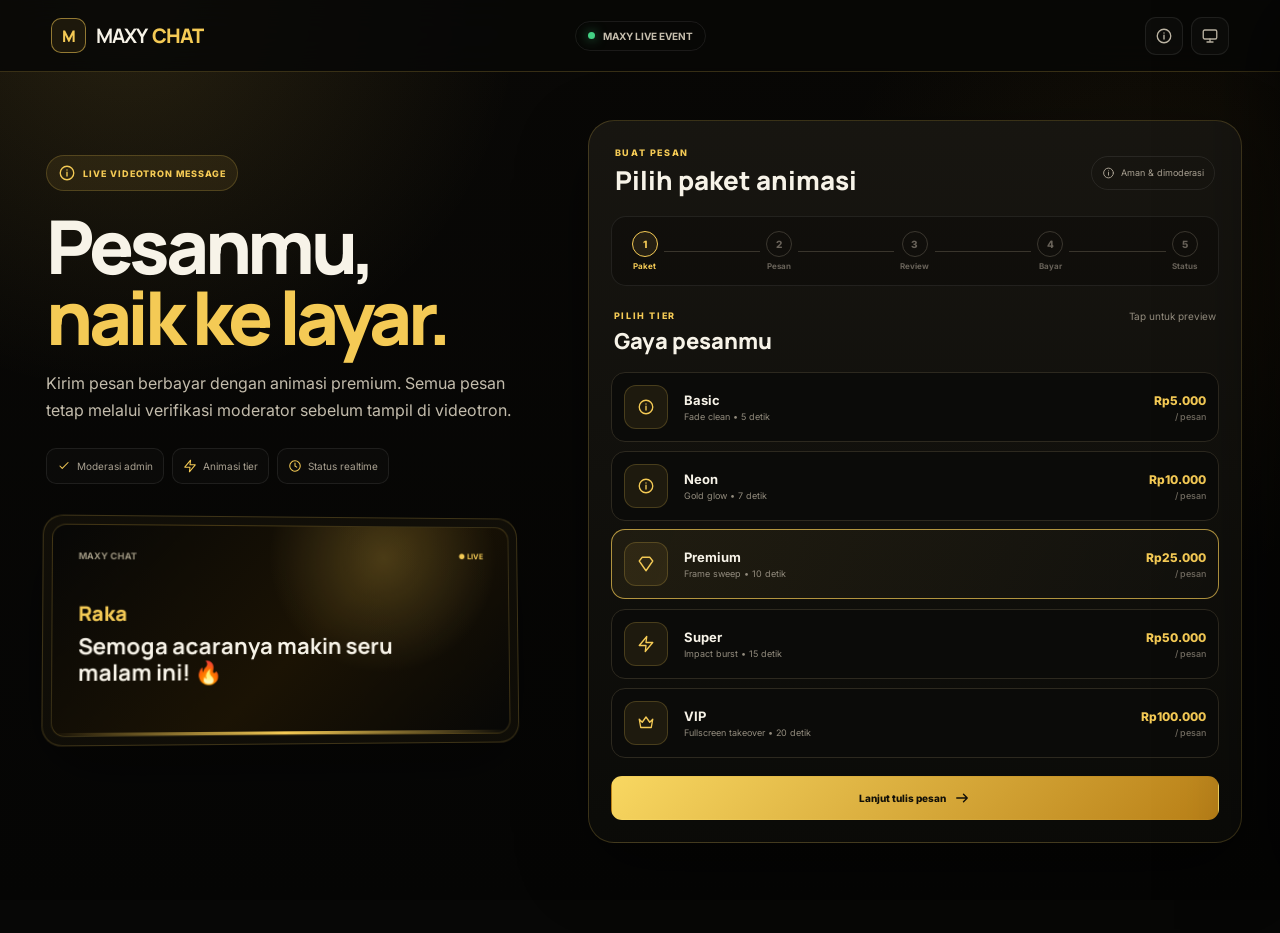
<file: index.html>
<!doctype html>
<html lang="id">
<head>
  <meta charset="utf-8">
  <meta name="viewport" content="width=device-width,initial-scale=1,viewport-fit=cover">
  <meta name="theme-color" content="#090806">
  <title>MAXY CHAT — Kirim Pesan ke Videotron</title>
  <link rel="stylesheet" href="styles.css">
</head>
<body data-page="user">
  <div class="app-bg"></div>
  <header class="app-topbar">
    <a class="brand-lockup" href="index.html" aria-label="MAXY CHAT">
      <span class="brand-mark">M</span><span><b>MAXY</b><em>CHAT</em></span>
    </a>
    <div class="event-chip"><span class="dot-live"></span><span id="eventNameTop">MAXY LIVE EVENT</span></div>
    <div class="top-actions">
      <button class="icon-btn" id="openHistory" title="Riwayat pesanan"><span data-icon="history"></span></button>
      <a class="icon-btn desktop-only" href="display.html" title="Buka display"><span data-icon="monitor"></span></a>
    </div>
  </header>

  <main class="user-app-shell">
    <section class="user-hero">
      <div class="hero-badge"><span data-icon="sparkles"></span> LIVE VIDEOTRON MESSAGE</div>
      <h1>Pesanmu,<br><span>naik ke layar.</span></h1>
      <p>Kirim pesan berbayar dengan animasi premium. Semua pesan tetap melalui verifikasi moderator sebelum tampil di videotron.</p>
      <div class="hero-feature-row">
        <span><i data-icon="shield-check"></i> Moderasi admin</span>
        <span><i data-icon="zap"></i> Animasi tier</span>
        <span><i data-icon="clock"></i> Status realtime</span>
      </div>
      <div class="mini-display-card">
        <div class="mini-screen">
          <div class="mini-screen-top"><span>MAXY CHAT</span><small>● LIVE</small></div>
          <strong id="miniName">Raka</strong>
          <p id="miniMessage">Semoga acaranya makin seru malam ini! 🔥</p>
          <div class="mini-wave"></div>
        </div>
      </div>
    </section>

    <section class="flow-app-card">
      <div class="flow-head">
        <div><small class="eyebrow">BUAT PESAN</small><h2 id="stepTitle">Pilih paket animasi</h2></div>
        <span class="secure-pill"><i data-icon="lock"></i> Aman & dimoderasi</span>
      </div>

      <div class="stepper" id="stepper">
        <button class="step-dot active" data-goto="1"><span>1</span><b>Paket</b></button><i></i>
        <button class="step-dot" data-goto="2"><span>2</span><b>Pesan</b></button><i></i>
        <button class="step-dot" data-goto="3"><span>3</span><b>Review</b></button><i></i>
        <button class="step-dot" data-goto="4"><span>4</span><b>Bayar</b></button><i></i>
        <button class="step-dot" data-goto="5"><span>5</span><b>Status</b></button>
      </div>

      <section class="flow-step active" data-step="1">
        <div class="section-title-row"><div><span class="eyebrow">PILIH TIER</span><h3>Gaya pesanmu</h3></div><span class="muted">Tap untuk preview</span></div>
        <div class="package-grid" id="packages"></div>
        <button class="primary-btn full" data-next="2">Lanjut tulis pesan <i data-icon="arrow-right"></i></button>
      </section>

      <section class="flow-step" data-step="2">
        <div class="section-title-row"><div><span class="eyebrow">ISI PESAN</span><h3>Nama & pesan</h3></div><span class="char-counter"><b id="charCount">0</b>/200</span></div>
        <div class="field"><label for="sender">Nama pengirim</label><div class="input-wrap sender-input"><span class="fixed-user-icon" aria-hidden="true"><svg viewBox="0 0 24 24"><circle cx="12" cy="8" r="4"></circle><path d="M4 21a8 8 0 0 1 16 0"></path></svg></span><input id="sender" maxlength="30" placeholder="Contoh: Raka"></div></div>
        <div class="field"><label for="message">Pesan</label><div class="textarea-wrap"><textarea id="message" maxlength="200" rows="4" placeholder="Tulis pesan yang ingin ditampilkan di videotron..."></textarea></div></div>
        <div class="preview-stage" id="previewStage"><span class="preview-label">LIVE PREVIEW</span><div class="preview-message-card" id="previewCard"><strong id="previewName">Nama kamu</strong><p id="previewMessage">Pesan akan muncul di sini.</p><small id="previewPackage">PREMIUM • 10 DETIK</small></div></div>
        <div class="button-pair"><button class="secondary-btn" data-back="1"><i data-icon="arrow-left"></i> Kembali</button><button class="primary-btn" data-next="3">Review pesan <i data-icon="arrow-right"></i></button></div>
      </section>

      <section class="flow-step" data-step="3">
        <div class="section-title-row"><div><span class="eyebrow">REVIEW</span><h3>Pastikan semuanya benar</h3></div></div>
        <div class="review-summary" id="reviewSummary"></div>
        <div class="rules-card"><div class="rules-icon"><i data-icon="shield-alert"></i></div><div><strong>Semua pesan wajib diverifikasi admin.</strong><p>Pesan dapat ditolak bila mengandung pornografi, ancaman, ujaran kebencian, diskriminasi, data pribadi orang lain, spam, promosi tanpa izin, konten ilegal, atau materi yang tidak sesuai acara.</p></div></div>
        <label class="agree-row"><input id="terms" type="checkbox"><span><b>Saya setuju dengan ketentuan.</b> Saya memahami pembayaran tidak otomatis menjamin pesan ditayangkan. Jika ditolak, saya dapat mengajukan refund yang diproses manual oleh admin.</span></label>
        <div class="button-pair"><button class="secondary-btn" data-back="2"><i data-icon="arrow-left"></i> Edit pesan</button><button class="primary-btn" data-next="4">Lanjut pembayaran <i data-icon="wallet"></i></button></div>
      </section>

      <section class="flow-step" data-step="4">
        <div class="payment-shell">
          <div class="payment-summary"><span class="eyebrow">PEMBAYARAN</span><h3>Scan QRIS</h3><div class="pay-line"><span>Paket</span><b id="payPackage">Premium</b></div><div class="pay-line"><span>Durasi</span><b id="payDuration">10 detik</b></div><div class="pay-line total"><span>Total</span><b id="payPrice">Rp25.000</b></div><div class="order-note"><i data-icon="info"></i> Prototype ini memakai pembayaran demo. Payment gateway asli bisa dipasang setelah credential tersedia.</div></div>
          <div class="qr-panel"><div class="qr-art" aria-label="QRIS demo"><div class="qr-inner"></div></div><strong>QRIS DEMO</strong><span>Order dibuat saat pembayaran disimulasikan.</span></div>
        </div>
        <div class="button-pair"><button class="secondary-btn" data-back="3"><i data-icon="arrow-left"></i> Kembali</button><button class="primary-btn" id="simulatePay"><i data-icon="check-circle"></i> Simulasikan pembayaran berhasil</button></div>
      </section>

      <section class="flow-step" data-step="5">
        <div class="status-hero-card" id="statusHero"><div class="status-orb" id="statusOrb"><i data-icon="clock"></i></div><span class="eyebrow">STATUS ORDER</span><h3 id="statusTitle">Menunggu moderasi</h3><p id="statusDescription">Pembayaran berhasil. Pesan sedang diperiksa admin.</p><code id="statusOrderId">-</code></div>
        <div class="status-timeline" id="statusTimeline"></div>
        <div class="status-actions"><button class="secondary-btn" id="copyOrder"><i data-icon="copy"></i> Salin Order ID</button><button class="secondary-btn hidden" id="requestRefund"><i data-icon="rotate-ccw"></i> Ajukan refund</button><button class="primary-btn" id="newMessage"><i data-icon="plus"></i> Pesan baru</button></div>
      </section>
    </section>
  </main>

  <nav class="mobile-bottom-nav"><button class="active"><i data-icon="message-square"></i><span>Kirim</span></button><button id="mobileHistory"><i data-icon="history"></i><span>Riwayat</span></button><a href="display.html"><i data-icon="monitor"></i><span>Display</span></a></nav>
  <div class="drawer-backdrop" id="drawerBackdrop"></div>
  <aside class="history-drawer" id="historyDrawer"><div class="drawer-head"><div><span class="eyebrow">RIWAYAT</span><h3>Pesanan saya</h3></div><button class="icon-btn" id="closeHistory"><span data-icon="x"></span></button></div><div id="historyList" class="history-list"></div></aside>
  <div class="toast" id="toast"></div>
  <script src="app.js"></script>
</body>
</html>
</file>
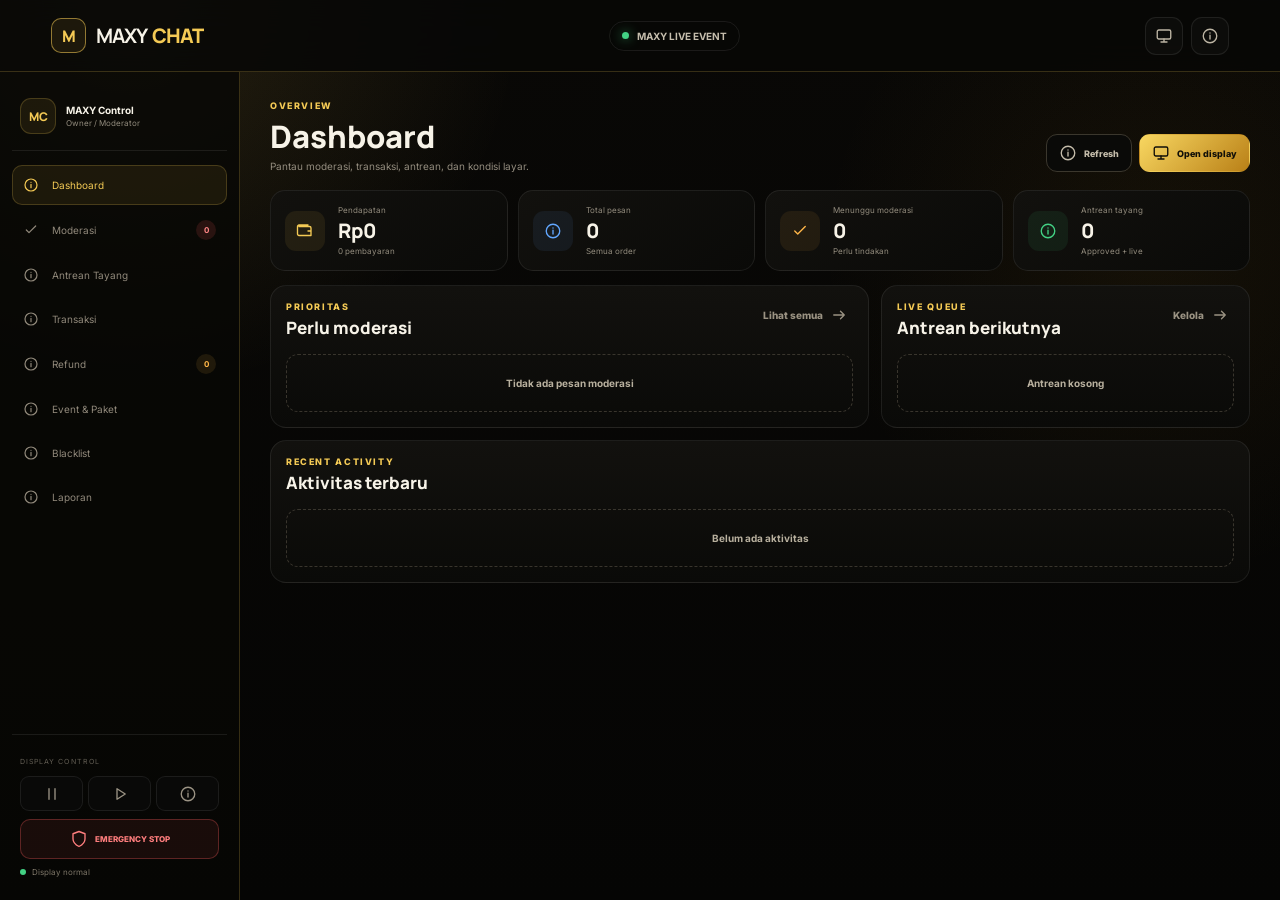
<file: admin.html>
<!doctype html>
<html lang="id">
<head>
  <meta charset="utf-8"><meta name="viewport" content="width=device-width,initial-scale=1,viewport-fit=cover"><meta name="theme-color" content="#090806">
  <title>MAXY CHAT — Admin Control Center</title><link rel="stylesheet" href="styles.css">
</head>
<body data-page="admin">
  <div class="app-bg"></div>
  <header class="app-topbar admin-topbar">
    <button class="icon-btn mobile-only" id="toggleSidebar"><span data-icon="menu"></span></button>
    <a class="brand-lockup" href="index.html"><span class="brand-mark">M</span><span><b>MAXY</b><em>CHAT</em></span></a>
    <div class="admin-event-label"><span class="dot-live"></span><span id="adminEventName">MAXY LIVE EVENT</span></div>
    <div class="top-actions"><a class="icon-btn" href="display.html" title="Buka display"><span data-icon="monitor"></span></a><button class="icon-btn" id="seedDemo" title="Isi data demo"><span data-icon="sparkles"></span></button></div>
  </header>

  <div class="admin-app">
    <aside class="admin-sidebar" id="adminSidebar">
      <div class="sidebar-profile"><div class="avatar-admin">MC</div><div><strong>MAXY Control</strong><span>Owner / Moderator</span></div></div>
      <nav class="sidebar-nav" id="sidebarNav">
        <button class="active" data-tab="dashboard"><i data-icon="layout-dashboard"></i><span>Dashboard</span></button>
        <button data-tab="moderation"><i data-icon="shield-check"></i><span>Moderasi</span><b class="nav-badge" id="navPending">0</b></button>
        <button data-tab="queue"><i data-icon="list-ordered"></i><span>Antrean Tayang</span></button>
        <button data-tab="transactions"><i data-icon="receipt"></i><span>Transaksi</span></button>
        <button data-tab="refunds"><i data-icon="rotate-ccw"></i><span>Refund</span><b class="nav-badge amber" id="navRefunds">0</b></button>
        <button data-tab="settings"><i data-icon="settings"></i><span>Event & Paket</span></button>
        <button data-tab="blacklist"><i data-icon="ban"></i><span>Blacklist</span></button>
        <button data-tab="reports"><i data-icon="chart-column"></i><span>Laporan</span></button>
      </nav>
      <div class="sidebar-safety">
        <span>DISPLAY CONTROL</span>
        <div class="safety-grid"><button id="pauseDisplay" title="Pause"><i data-icon="pause"></i></button><button id="resumeDisplay" title="Resume"><i data-icon="play"></i></button><button id="clearCurrent" title="Clear current"><i data-icon="eraser"></i></button></div>
        <button class="emergency-btn" id="emergencyStop"><i data-icon="octagon-alert"></i> EMERGENCY STOP</button>
        <div class="display-health" id="displayHealth"><span></span> Display normal</div>
      </div>
    </aside>

    <main class="admin-main-v2">
      <section class="admin-tab active" data-panel="dashboard">
        <div class="page-head"><div><span class="eyebrow">OVERVIEW</span><h1>Dashboard</h1><p>Pantau moderasi, transaksi, antrean, dan kondisi layar.</p></div><div class="page-head-actions"><button class="secondary-btn small" id="refreshDashboard"><i data-icon="refresh-cw"></i> Refresh</button><a class="primary-btn small" href="display.html"><i data-icon="monitor"></i> Open display</a></div></div>
        <div class="metrics-grid">
          <article><span class="metric-icon gold"><i data-icon="wallet"></i></span><div><small>Pendapatan</small><strong id="metricRevenue">Rp0</strong><em id="metricPaidCount">0 pembayaran</em></div></article>
          <article><span class="metric-icon blue"><i data-icon="message-square"></i></span><div><small>Total pesan</small><strong id="metricMessages">0</strong><em>Semua order</em></div></article>
          <article><span class="metric-icon amber"><i data-icon="shield-check"></i></span><div><small>Menunggu moderasi</small><strong id="metricPending">0</strong><em>Perlu tindakan</em></div></article>
          <article><span class="metric-icon green"><i data-icon="radio"></i></span><div><small>Antrean tayang</small><strong id="metricQueue">0</strong><em>Approved + live</em></div></article>
        </div>
        <div class="dashboard-grid">
          <section class="panel-card"><div class="panel-head"><div><span class="eyebrow">PRIORITAS</span><h3>Perlu moderasi</h3></div><button class="text-btn" data-open-tab="moderation">Lihat semua <i data-icon="arrow-right"></i></button></div><div id="dashboardModeration"></div></section>
          <section class="panel-card"><div class="panel-head"><div><span class="eyebrow">LIVE QUEUE</span><h3>Antrean berikutnya</h3></div><button class="text-btn" data-open-tab="queue">Kelola <i data-icon="arrow-right"></i></button></div><div id="dashboardQueue"></div></section>
        </div>
        <section class="panel-card"><div class="panel-head"><div><span class="eyebrow">RECENT ACTIVITY</span><h3>Aktivitas terbaru</h3></div></div><div id="activityList" class="activity-list"></div></section>
      </section>

      <section class="admin-tab" data-panel="moderation">
        <div class="page-head"><div><span class="eyebrow">MODERATION</span><h1>Moderasi Pesan</h1><p>Hanya pesan yang disetujui yang bisa masuk antrean videotron.</p></div></div>
        <div class="toolbar"><div class="search-box"><i data-icon="search"></i><input id="moderationSearch" placeholder="Cari nama, pesan, atau Order ID..."></div><select id="moderationFilter"><option value="all">Semua</option><option value="flagged">Flagged otomatis</option><option value="clean">Tidak ter-flag</option></select></div>
        <div id="moderationList" class="moderation-grid"></div>
      </section>

      <section class="admin-tab" data-panel="queue">
        <div class="page-head"><div><span class="eyebrow">LIVE QUEUE</span><h1>Antrean Tayang</h1><p>Atur urutan pesan approved sebelum masuk ke videotron.</p></div></div>
        <div class="queue-board"><div class="now-playing-card" id="nowPlaying"></div><div class="panel-card"><div class="panel-head"><div><span class="eyebrow">UP NEXT</span><h3>Antrean</h3></div></div><div id="queueManager"></div></div></div>
      </section>

      <section class="admin-tab" data-panel="transactions">
        <div class="page-head"><div><span class="eyebrow">FINANCE</span><h1>Transaksi</h1><p>Daftar seluruh pembayaran demo MAXY CHAT.</p></div></div>
        <div class="table-card"><div class="table-scroll"><table><thead><tr><th>Order</th><th>Pengirim</th><th>Paket</th><th>Nominal</th><th>Status pesan</th><th>Waktu</th></tr></thead><tbody id="transactionRows"></tbody></table></div></div>
      </section>

      <section class="admin-tab" data-panel="refunds">
        <div class="page-head"><div><span class="eyebrow">REFUND MANAGEMENT</span><h1>Permintaan Refund</h1><p>Pengembalian dana diproses manual setelah admin meninjau permintaan.</p></div></div>
        <div id="refundList" class="refund-grid"></div>
      </section>

      <section class="admin-tab" data-panel="settings">
        <div class="page-head"><div><span class="eyebrow">CONFIGURATION</span><h1>Event & Paket</h1><p>Ubah identitas event, kontak admin, harga, dan durasi paket.</p></div></div>
        <div class="settings-grid">
          <section class="panel-card"><div class="panel-head"><div><span class="eyebrow">EVENT</span><h3>Informasi event</h3></div></div><div class="field"><label>Nama event</label><div class="input-wrap"><i data-icon="calendar-days"></i><input id="settingEventName"></div></div><div class="field"><label>Hashtag</label><div class="input-wrap"><i data-icon="hash"></i><input id="settingHashtag"></div></div><div class="field"><label>WhatsApp admin</label><div class="input-wrap"><i data-icon="phone"></i><input id="settingWhatsapp" placeholder="628..."></div></div><button class="primary-btn" id="saveEventSettings"><i data-icon="save"></i> Simpan event</button></section>
          <section class="panel-card"><div class="panel-head"><div><span class="eyebrow">PACKAGES</span><h3>Harga & durasi</h3></div></div><div id="packageSettings" class="package-settings"></div><button class="primary-btn" id="savePackageSettings"><i data-icon="save"></i> Simpan paket</button></section>
        </div>
      </section>

      <section class="admin-tab" data-panel="blacklist">
        <div class="page-head"><div><span class="eyebrow">AUTOMATIC FLAG</span><h1>Blacklist Kata</h1><p>Kata di daftar ini hanya memberi tanda FLAGGED. Keputusan akhir tetap pada moderator.</p></div></div>
        <div class="settings-grid"><section class="panel-card"><div class="field"><label>Tambah kata / frasa</label><div class="input-action"><div class="input-wrap"><i data-icon="ban"></i><input id="blacklistInput" placeholder="Contoh: kata terlarang"></div><button class="primary-btn small" id="addBlacklist">Tambah</button></div></div><div id="blacklistChips" class="blacklist-chips"></div></section><section class="panel-card info-panel"><i data-icon="info"></i><h3>Cara kerja</h3><p>Saat pesan masuk, sistem mencocokkan isi pesan dengan blacklist. Jika ada kecocokan, order diberi label <b>FLAGGED</b> agar moderator lebih waspada. Pesan tidak pernah otomatis ditayangkan.</p></section></div>
      </section>

      <section class="admin-tab" data-panel="reports">
        <div class="page-head"><div><span class="eyebrow">ANALYTICS</span><h1>Laporan</h1><p>Ringkasan performa order dan paket.</p></div></div>
        <div id="reportCards" class="report-grid"></div>
        <section class="panel-card"><div class="panel-head"><div><span class="eyebrow">PACKAGE MIX</span><h3>Distribusi paket</h3></div></div><div id="packageBars" class="package-bars"></div></section>
      </section>
    </main>
  </div>

  <div class="modal-backdrop" id="modalBackdrop"><div class="modal-card" id="modalCard"></div></div>
  <div class="toast" id="toast"></div>
  <script src="app.js"></script>
</body>
</html>
</file>
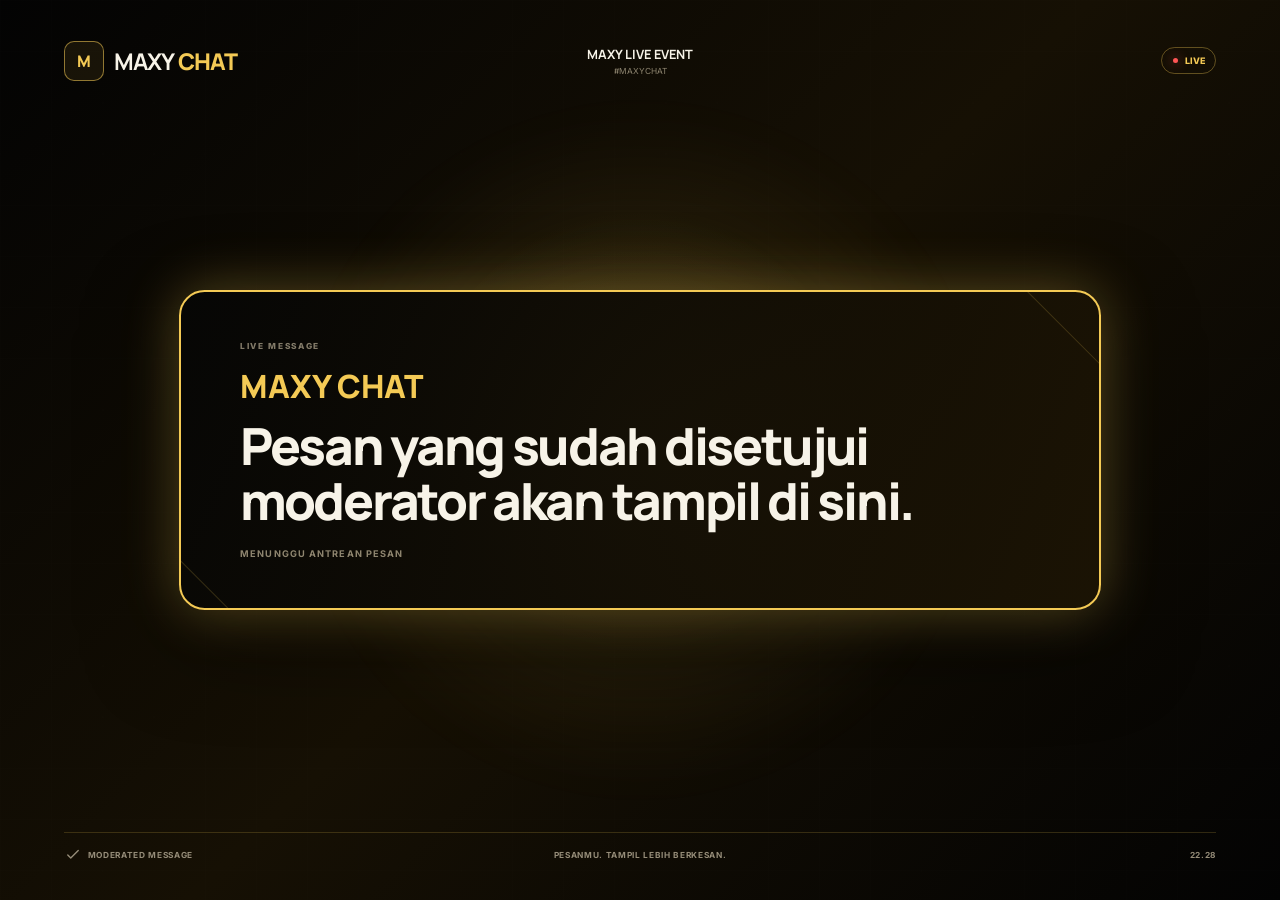
<file: display.html>
<!doctype html>
<html lang="id">
<head>
  <meta charset="utf-8"><meta name="viewport" content="width=device-width,initial-scale=1"><meta name="theme-color" content="#000000">
  <title>MAXY CHAT — Videotron Display</title><link rel="stylesheet" href="styles.css">
</head>
<body data-page="display" class="display-body">
  <main class="stage" id="displayStage">
    <div class="stage-grid"></div><div class="stage-glow"></div>
    <header class="stage-head">
      <div class="brand-lockup display-brand"><span class="brand-mark">M</span><span><b>MAXY</b><em>CHAT</em></span></div>
      <div class="stage-event"><strong id="displayEventName">MAXY LIVE EVENT</strong><span id="displayHashtag">#MAXYCHAT</span></div>
      <div class="live-pill"><span></span> LIVE</div>
    </header>
    <section class="message-frame tier-idle" id="messageFrame">
      <div class="message-kicker" id="messageKicker">LIVE MESSAGE</div>
      <div class="display-name" id="displayName">MAXY CHAT</div>
      <div class="display-text" id="displayText">Pesan yang sudah disetujui moderator akan tampil di sini.</div>
      <div class="display-meta" id="displayMeta">MENUNGGU ANTREAN PESAN</div>
      <div class="frame-deco frame-deco-a"></div><div class="frame-deco frame-deco-b"></div>
    </section>
    <footer class="stage-foot"><span id="displayStatusText"><i data-icon="shield-check"></i> MODERATED MESSAGE</span><span>PESANMU. TAMPIL LEBIH BERKESAN.</span><span id="clock">--:--</span></footer>
    <div class="paused-layer" id="pausedLayer"><div class="pause-logo">M</div><strong>MAXY CHAT</strong><span>Display sementara dijeda oleh operator.</span></div>
    <div class="stop-layer" id="stopLayer"><div class="stop-mark"><i data-icon="octagon-alert"></i></div><strong>MAXY CHAT</strong><span>Emergency stop aktif.</span></div>
  </main>
  <script src="app.js"></script>
</body>
</html>
</file>
<file: styles.css>
@import url('https://fonts.googleapis.com/css2?family=Inter:wght@400;500;600;700;800&family=Manrope:wght@600;700;800&display=swap');
:root{--bg:#070706;--panel:#11100d;--panel2:#181610;--text:#f7f3e8;--muted:#938c7e;--gold:#f4ca55;--gold2:#b88319;--line:rgba(244,202,85,.2);--line2:rgba(255,255,255,.08);--green:#43d184;--red:#ff5c5c;--amber:#ffb648;--blue:#62a7ff;--shadow:0 24px 70px rgba(0,0,0,.45)}
*{box-sizing:border-box}html{scroll-behavior:smooth}body{margin:0;min-height:100vh;background:var(--bg);color:var(--text);font-family:Inter,system-ui,sans-serif}button,input,textarea,select{font:inherit}a{text-decoration:none;color:inherit}.hidden{display:none!important}.mobile-only{display:none!important}.desktop-only{display:grid!important}.app-bg{position:fixed;inset:0;z-index:-2;background:radial-gradient(circle at 10% 0,rgba(244,202,85,.13),transparent 27%),radial-gradient(circle at 90% 28%,rgba(184,131,25,.08),transparent 25%),linear-gradient(180deg,#090806,#050504)}.app-bg:after{content:"";position:absolute;inset:0;opacity:.08;background-image:linear-gradient(rgba(255,255,255,.05) 1px,transparent 1px),linear-gradient(90deg,rgba(255,255,255,.05) 1px,transparent 1px);background-size:42px 42px;mask-image:linear-gradient(#000,transparent 80%)}.icon{width:18px;height:18px;display:block;fill:none;stroke:currentColor;stroke-width:1.8;stroke-linecap:round;stroke-linejoin:round}
.app-topbar{height:72px;display:grid;grid-template-columns:1fr auto 1fr;align-items:center;padding:0 clamp(16px,4vw,54px);border-bottom:1px solid var(--line);background:rgba(8,8,6,.86);backdrop-filter:blur(18px);position:sticky;top:0;z-index:60}.brand-lockup{display:flex;align-items:center;gap:10px;width:max-content;font-family:Manrope}.brand-mark{width:35px;height:35px;display:grid;place-items:center;border:1px solid rgba(244,202,85,.55);border-radius:10px;background:rgba(244,202,85,.08);color:var(--gold);font-weight:800}.brand-lockup>span:last-child{display:flex;gap:5px;font-size:20px;letter-spacing:-.05em}.brand-lockup em{font-style:normal;color:var(--gold);font-weight:800}.event-chip,.admin-event-label{justify-self:center;display:flex;align-items:center;gap:8px;border:1px solid var(--line2);border-radius:999px;padding:8px 12px;color:#c6bead;font-size:10px;font-weight:700}.dot-live{width:7px;height:7px;border-radius:50%;background:var(--green);box-shadow:0 0 12px rgba(67,209,132,.7)}.top-actions{justify-self:end;display:flex;gap:8px}.icon-btn{width:38px;height:38px;display:grid;place-items:center;border:1px solid var(--line2);border-radius:11px;background:rgba(255,255,255,.025);color:#bdb5a4;cursor:pointer}.icon-btn:hover{color:var(--gold);border-color:var(--line);background:rgba(244,202,85,.08)}
.user-app-shell{width:min(1220px,94vw);margin:auto;display:grid;grid-template-columns:.86fr 1.14fr;gap:56px;padding:48px 0 90px}.user-hero{position:sticky;top:106px;height:max-content;padding:35px 8px}.hero-badge{display:inline-flex;align-items:center;gap:7px;padding:8px 11px;border:1px solid var(--line);border-radius:999px;background:rgba(244,202,85,.08);color:var(--gold);font-size:9px;font-weight:800;letter-spacing:.1em}.user-hero h1{font:800 clamp(48px,5.8vw,78px)/.95 Manrope;margin:20px 0 18px;letter-spacing:-.06em}.user-hero h1 span{color:var(--gold)}.user-hero>p{max-width:560px;color:#c3bcac;font-size:16px;line-height:1.7}.hero-feature-row{display:flex;gap:8px;flex-wrap:wrap;margin:24px 0}.hero-feature-row span{display:flex;align-items:center;gap:6px;padding:8px 10px;border:1px solid var(--line2);border-radius:10px;color:#aaa292;font-size:10px;background:rgba(255,255,255,.02)}.hero-feature-row .icon{width:14px;color:var(--gold)}
.mini-display-card{margin-top:32px;padding:8px;border:1px solid var(--line);border-radius:20px;background:rgba(244,202,85,.04);box-shadow:var(--shadow);transform:perspective(900px) rotateY(4deg) rotateX(2deg)}.mini-screen{height:210px;position:relative;overflow:hidden;padding:25px;border-radius:14px;background:radial-gradient(circle at 72% 15%,rgba(244,202,85,.22),transparent 31%),linear-gradient(135deg,#070706,#1b1304 55%,#070706);border:1px solid rgba(244,202,85,.2)}.mini-screen:before{content:"";position:absolute;inset:0;background:linear-gradient(105deg,transparent 25%,rgba(255,230,150,.12) 45%,transparent 65%);transform:translateX(-100%);animation:sweepMini 4s infinite}.mini-screen-top{display:flex;justify-content:space-between;color:#9c947f;font-size:9px;font-weight:700}.mini-screen-top small{color:var(--gold)}.mini-screen strong{display:block;color:var(--gold);font:800 20px Manrope;margin-top:38px}.mini-screen p{font:700 22px/1.2 Manrope;max-width:350px;margin:6px 0}.mini-wave{position:absolute;left:0;right:0;bottom:0;height:3px;background:linear-gradient(90deg,transparent,var(--gold),transparent);animation:pulse 2.5s infinite}@keyframes sweepMini{50%,100%{transform:translateX(100%)}}@keyframes pulse{50%{opacity:.25}}
.flow-app-card{border:1px solid var(--line);border-radius:26px;padding:22px;background:linear-gradient(180deg,rgba(24,22,17,.97),rgba(11,11,8,.97));box-shadow:var(--shadow);min-height:690px}.flow-head,.section-title-row,.drawer-head,.panel-head,.page-head{display:flex;align-items:flex-start;justify-content:space-between;gap:14px}.flow-head{align-items:center;padding:4px 4px 18px}.flow-head h2{font:800 26px Manrope;margin:4px 0 0}.eyebrow{display:block;color:var(--gold);font-size:9px;font-weight:800;letter-spacing:.18em}.secure-pill{display:flex;align-items:center;gap:6px;padding:7px 10px;border:1px solid var(--line2);border-radius:999px;color:#aaa293;font-size:9px}.secure-pill .icon{width:13px}
.stepper{display:grid;grid-template-columns:auto 1fr auto 1fr auto 1fr auto 1fr auto;align-items:center;padding:13px 14px;margin-bottom:24px;border:1px solid var(--line2);border-radius:15px;background:rgba(0,0,0,.22)}.stepper>i{height:1px;background:#39352c}.step-dot{display:grid;place-items:center;gap:4px;border:0;background:none;color:#686259;cursor:pointer}.step-dot span{width:26px;height:26px;display:grid;place-items:center;border:1px solid #3b372f;border-radius:50%;font-size:10px;font-weight:800}.step-dot b{font-size:8px}.step-dot.active,.step-dot.done{color:var(--gold)}.step-dot.active span{border-color:var(--gold);background:rgba(244,202,85,.09)}.step-dot.done span{background:var(--gold);color:#0a0906;border-color:var(--gold)}.flow-step{display:none;animation:fadeUp .24s ease}.flow-step.active{display:block}@keyframes fadeUp{from{opacity:0;transform:translateY(8px)}to{opacity:1;transform:none}}.section-title-row{margin:6px 3px 16px}.section-title-row h3{font:800 22px Manrope;margin:5px 0 0}.muted,.char-counter{color:var(--muted);font-size:10px}.char-counter b{color:var(--gold)}
.package-grid{display:grid;gap:9px;margin-bottom:18px}.package{display:grid;grid-template-columns:48px 1fr auto;gap:12px;align-items:center;width:100%;padding:12px;border:1px solid #2d291f;border-radius:14px;background:#0b0b09;color:var(--text);text-align:left;cursor:pointer;transition:.2s}.package:hover,.package.selected{border-color:rgba(244,202,85,.7);background:linear-gradient(110deg,rgba(244,202,85,.07),rgba(255,255,255,.01));transform:translateY(-1px)}.pkg-icon{width:44px;height:44px;display:grid;place-items:center;border:1px solid var(--line);border-radius:12px;background:rgba(244,202,85,.08);color:var(--gold)}.package strong{display:block;font-size:13px}.package small{display:block;color:var(--muted);font-size:9px;margin-top:3px}.package .price{text-align:right;color:var(--gold);font-weight:800;font-size:12px}.package .price small{color:#736d62;font-weight:500}.field{margin:14px 0}.field label{display:block;color:#bcb4a3;font-size:10px;font-weight:600;margin-bottom:7px}.input-wrap,.textarea-wrap,.search-box{position:relative}.input-wrap .icon,.search-box .icon{position:absolute;left:13px;top:50%;transform:translateY(-50%);width:16px;color:#777064}.input-wrap input,.search-box input{padding-left:40px}.input-wrap input,.textarea-wrap textarea,.search-box input,select{width:100%;padding:13px;border:1px solid #332f25;border-radius:12px;background:#090908;color:var(--text);outline:none}.input-wrap input:focus,.textarea-wrap textarea:focus,.search-box input:focus,select:focus{border-color:rgba(244,202,85,.7);box-shadow:0 0 0 3px rgba(244,202,85,.05)}.textarea-wrap textarea{resize:vertical;min-height:112px}
.preview-stage{position:relative;display:flex;align-items:center;min-height:170px;margin:16px 0 20px;padding:34px 20px 20px;border:1px solid var(--line);border-radius:17px;overflow:hidden;background:radial-gradient(circle at 78% 12%,rgba(244,202,85,.2),transparent 34%),linear-gradient(135deg,#080806,#171004)}.preview-label{position:absolute;top:11px;right:13px;color:#8a826e;font-size:8px;letter-spacing:.15em}.preview-message-card{width:100%;padding:19px;border:1px solid var(--gold);border-radius:13px;background:rgba(5,5,4,.9);box-shadow:0 0 30px rgba(244,202,85,.14);transform-origin:center}.preview-message-card strong{display:block;color:var(--gold);font:800 18px Manrope}.preview-message-card p{font:700 19px/1.2 Manrope;margin:5px 0 11px}.preview-message-card small{color:#8e8675;font-size:8px;letter-spacing:.12em}
.review-summary{display:grid;gap:9px;margin-bottom:14px}.review-item{display:flex;justify-content:space-between;gap:20px;padding:12px 14px;border:1px solid var(--line2);border-radius:12px;background:#0a0a08}.review-item span{color:var(--muted);font-size:10px}.review-item b{font-size:11px;text-align:right}.review-message{display:block}.review-message b{display:block;text-align:left;margin-top:7px;font-size:13px;line-height:1.5}.rules-card{display:grid;grid-template-columns:42px 1fr;gap:12px;padding:14px;border:1px solid rgba(255,182,72,.3);border-radius:14px;background:rgba(255,182,72,.06)}.rules-icon{width:40px;height:40px;display:grid;place-items:center;border-radius:11px;background:rgba(255,182,72,.1);color:var(--amber)}.rules-card strong{font-size:11px}.rules-card p{margin:5px 0 0;color:#b2aa99;font-size:10px;line-height:1.55}.agree-row{display:flex;align-items:flex-start;gap:10px;margin:15px 2px;color:#9e9686;font-size:10px;line-height:1.55}.agree-row input{margin-top:3px;accent-color:var(--gold)}.agree-row b{color:#ddd5c4}
.payment-shell{display:grid;grid-template-columns:1fr .82fr;gap:14px}.payment-summary,.qr-panel{padding:18px;border:1px solid var(--line2);border-radius:16px;background:#0a0a08}.payment-summary h3{font:800 24px Manrope;margin:5px 0 18px}.pay-line{display:flex;justify-content:space-between;padding:10px 0;border-bottom:1px solid #252219;font-size:11px}.pay-line span{color:var(--muted)}.pay-line.total{border:0;margin-top:4px}.pay-line.total b{font-size:20px;color:var(--gold)}.order-note{display:flex;gap:8px;margin-top:16px;color:#827a6b;font-size:9px;line-height:1.45}.qr-panel{display:grid;place-items:center;align-content:center;gap:8px;text-align:center}.qr-panel>span{color:var(--muted);font-size:9px}.qr-art{width:156px;height:156px;padding:10px;border-radius:10px;background:white;box-shadow:0 16px 40px rgba(0,0,0,.4)}.qr-inner{width:100%;height:100%;position:relative;background:repeating-conic-gradient(#111 0 25%,#fff 0 50%) 0/20px 20px}.qr-inner:after{content:"M";position:absolute;inset:44px;display:grid;place-items:center;border:5px solid white;background:#090806;color:var(--gold);font:bold 28px Manrope}
.status-hero-card{text-align:center;padding:24px 15px 18px}.status-orb{width:62px;height:62px;display:grid;place-items:center;margin:0 auto 13px;border:1px solid var(--gold);border-radius:50%;background:rgba(244,202,85,.08);color:var(--gold)}.status-orb.success{border-color:var(--green);background:rgba(67,209,132,.08);color:var(--green)}.status-orb.danger{border-color:var(--red);background:rgba(255,92,92,.08);color:var(--red)}.status-hero-card h3{font:800 27px Manrope;margin:6px 0}.status-hero-card p{max-width:420px;margin:7px auto;color:var(--muted);font-size:10px;line-height:1.55}.status-hero-card code{display:inline-block;margin-top:8px;padding:7px 10px;border:1px solid var(--line2);border-radius:8px;background:#0a0a08;color:#bbb3a1;font-size:10px}.status-timeline{display:grid;max-width:460px;margin:4px auto 18px}.status-row{display:grid;grid-template-columns:25px 1fr auto;gap:10px;align-items:center;padding:10px 3px;color:#686258}.status-row .node{width:14px;height:14px;position:relative;border:3px solid #504b42;border-radius:50%}.status-row:not(:last-child) .node:after{content:"";position:absolute;top:11px;left:3px;width:2px;height:27px;background:#353128}.status-row b{font-size:10px}.status-row small{font-size:8px}.status-row.done{color:#c8c0af}.status-row.done .node{border-color:var(--green);background:var(--green)}.status-row.active{color:var(--gold)}.status-row.active .node{border-color:var(--gold);background:var(--gold)}.status-row.rejected{color:var(--red)}.status-row.rejected .node{border-color:var(--red);background:var(--red)}.status-actions{display:flex;gap:8px;justify-content:center;flex-wrap:wrap}
.primary-btn,.secondary-btn,.danger-btn,.text-btn{display:inline-flex;align-items:center;justify-content:center;gap:7px;padding:12px 15px;border-radius:11px;border:1px solid transparent;font-size:10px;font-weight:800;cursor:pointer;transition:.2s}.primary-btn{background:linear-gradient(135deg,#f8d761,#b98017);color:#110f08}.primary-btn:hover{transform:translateY(-1px);filter:brightness(1.04)}.secondary-btn{border-color:#3b372d;background:#0a0a08;color:#c4bcaa}.secondary-btn:hover{color:var(--gold);border-color:var(--line)}.danger-btn{border-color:rgba(255,92,92,.3);background:rgba(255,92,92,.08);color:#ff8585}.text-btn{padding:5px;background:none;color:#9a9282;border:0}.primary-btn.full{width:100%}.small{padding:9px 12px;font-size:9px}.button-pair{display:grid;grid-template-columns:1fr 1.5fr;gap:9px;margin-top:18px}
.mobile-bottom-nav{display:none}.drawer-backdrop{position:fixed;inset:0;z-index:89;background:rgba(0,0,0,.55);opacity:0;pointer-events:none;transition:.25s}.drawer-backdrop.open{opacity:1;pointer-events:auto}.history-drawer{position:fixed;top:0;right:0;z-index:90;width:min(420px,92vw);height:100vh;padding:20px;border-left:1px solid var(--line);background:#0c0c09;box-shadow:-30px 0 80px rgba(0,0,0,.55);transform:translateX(105%);transition:.28s}.history-drawer.open{transform:none}.drawer-head{padding-bottom:14px;border-bottom:1px solid var(--line2)}.drawer-head h3{font:800 21px Manrope;margin:5px 0}.history-list{display:grid;gap:8px;margin-top:15px;max-height:calc(100vh - 110px);overflow:auto}.history-item{padding:12px;border:1px solid var(--line2);border-radius:13px;background:#090908}.history-item-head{display:flex;justify-content:space-between;gap:10px}.history-item strong{font-size:10px}.history-item p{color:#c6bead;font-size:10px;line-height:1.45}.history-item small{color:var(--muted);font-size:8px}.status-badge{display:inline-flex;align-items:center;padding:5px 7px;border:1px solid var(--line2);border-radius:999px;color:#aaa292;font-size:8px;font-weight:800}.status-badge.approved,.status-badge.completed{color:var(--green);border-color:rgba(67,209,132,.25);background:rgba(67,209,132,.06)}.status-badge.pending_moderation{color:var(--amber);border-color:rgba(255,182,72,.25);background:rgba(255,182,72,.06)}.status-badge.rejected{color:var(--red);border-color:rgba(255,92,92,.25);background:rgba(255,92,92,.06)}.status-badge.displaying{color:var(--gold);border-color:var(--line);background:rgba(244,202,85,.08)}.toast{position:fixed;left:50%;bottom:24px;z-index:110;padding:11px 14px;border:1px solid var(--line);border-radius:11px;background:#181610;color:#ddd5c4;font-size:10px;box-shadow:var(--shadow);opacity:0;pointer-events:none;transform:translate(-50%,20px);transition:.25s}.toast.show{opacity:1;transform:translate(-50%,0)}
.admin-topbar{grid-template-columns:auto 1fr auto}.admin-event-label{justify-self:center}.admin-app{display:grid;grid-template-columns:240px 1fr;min-height:calc(100vh - 72px)}.admin-sidebar{height:calc(100vh - 72px);position:sticky;top:72px;z-index:40;display:flex;flex-direction:column;padding:18px 12px;border-right:1px solid var(--line);background:rgba(8,8,6,.82)}.sidebar-profile{display:flex;align-items:center;gap:10px;padding:8px 8px 16px;border-bottom:1px solid var(--line2)}.avatar-admin{width:36px;height:36px;display:grid;place-items:center;border:1px solid var(--line);border-radius:11px;background:rgba(244,202,85,.08);color:var(--gold);font:800 12px Manrope}.sidebar-profile strong{display:block;font-size:10px}.sidebar-profile span{display:block;margin-top:2px;color:var(--muted);font-size:8px}.sidebar-nav{display:grid;gap:4px;margin-top:14px}.sidebar-nav button{display:grid;grid-template-columns:20px 1fr auto;align-items:center;gap:9px;width:100%;padding:10px;border:1px solid transparent;border-radius:10px;background:none;color:#91897b;text-align:left;font-size:10px;cursor:pointer}.sidebar-nav button:hover,.sidebar-nav button.active{border-color:var(--line);background:rgba(244,202,85,.08);color:var(--gold)}.sidebar-nav .icon{width:16px}.nav-badge{display:grid;place-items:center;min-width:20px;height:20px;padding:0 6px;border-radius:999px;background:rgba(255,92,92,.13);color:#ff8585;font-size:8px}.nav-badge.amber{background:rgba(255,182,72,.1);color:var(--amber)}.sidebar-safety{margin-top:auto;padding:13px 8px 5px;border-top:1px solid var(--line2)}.sidebar-safety>span{color:#625d53;font-size:7px;letter-spacing:.15em}.safety-grid{display:grid;grid-template-columns:repeat(3,1fr);gap:5px;margin:8px 0}.safety-grid button{height:35px;display:grid;place-items:center;border:1px solid var(--line2);border-radius:9px;background:#090908;color:#9b9384;cursor:pointer}.emergency-btn{width:100%;display:flex;align-items:center;justify-content:center;gap:7px;padding:10px;border:1px solid rgba(255,92,92,.3);border-radius:10px;background:rgba(255,92,92,.08);color:#ff7e7e;font-size:8px;font-weight:800;cursor:pointer}.display-health{display:flex;align-items:center;gap:6px;margin-top:8px;color:#7d7668;font-size:8px}.display-health span{width:6px;height:6px;border-radius:50%;background:var(--green)}.display-health.stop span{background:var(--red)}.display-health.pause span{background:var(--amber)}
.admin-main-v2{padding:28px 30px 60px;min-width:0}.admin-tab{display:none}.admin-tab.active{display:block;animation:fadeUp .2s ease}.page-head{align-items:flex-end;margin-bottom:18px}.page-head h1{font:800 31px Manrope;margin:4px 0 3px}.page-head p{margin:0;color:var(--muted);font-size:10px}.page-head-actions{display:flex;gap:7px}.metrics-grid{display:grid;grid-template-columns:repeat(4,1fr);gap:10px;margin-bottom:14px}.metrics-grid article{display:grid;grid-template-columns:42px 1fr;gap:11px;align-items:center;padding:14px;border:1px solid var(--line2);border-radius:15px;background:linear-gradient(145deg,#12110e,#0a0a08)}.metric-icon{width:40px;height:40px;display:grid;place-items:center;border-radius:11px}.metric-icon.gold{color:var(--gold);background:rgba(244,202,85,.08)}.metric-icon.blue{color:var(--blue);background:rgba(98,167,255,.08)}.metric-icon.amber{color:var(--amber);background:rgba(255,182,72,.08)}.metric-icon.green{color:var(--green);background:rgba(67,209,132,.08)}.metrics-grid small,.metrics-grid em{display:block;color:var(--muted);font-size:8px;font-style:normal}.metrics-grid strong{display:block;font:800 20px Manrope;margin:2px 0}.dashboard-grid{display:grid;grid-template-columns:1.3fr .8fr;gap:12px;margin-bottom:12px}.panel-card,.table-card{padding:15px;border:1px solid var(--line2);border-radius:16px;background:linear-gradient(180deg,#12110e,#0a0a08)}.panel-head{margin-bottom:11px}.panel-head h3{font:800 17px Manrope;margin:4px 0}.mini-mod-row,.mini-queue-row,.activity-row{padding:10px 0;border-top:1px solid #28251d}.mini-mod-row:first-child,.mini-queue-row:first-child,.activity-row:first-child{border-top:0}.mini-mod-row{display:grid;grid-template-columns:1fr auto;gap:12px}.mini-mod-row strong,.mini-queue-row strong{font-size:10px}.mini-mod-row p,.mini-queue-row p{margin:4px 0;color:#b4ad9d;font-size:9px;line-height:1.4}.mini-mod-row small,.mini-queue-row small{color:var(--muted);font-size:8px}.flag-pill{display:inline-flex;align-items:center;gap:4px;padding:4px 6px;border:1px solid rgba(255,182,72,.24);border-radius:999px;background:rgba(255,182,72,.07);color:var(--amber);font-size:7px;font-weight:800}.mini-actions{display:flex;gap:4px;align-items:center}.square-action{width:30px;height:30px;display:grid;place-items:center;border:1px solid var(--line2);border-radius:8px;background:#090908;color:#948c7c;cursor:pointer}.square-action.approve{color:var(--green)}.square-action.reject{color:var(--red)}.mini-queue-row{display:grid;grid-template-columns:26px 1fr auto;gap:8px;align-items:center}.queue-number{width:24px;height:24px;display:grid;place-items:center;border-radius:7px;background:rgba(244,202,85,.08);color:var(--gold);font-size:8px;font-weight:800}.activity-row{display:grid;grid-template-columns:28px 1fr auto;gap:8px;align-items:center}.activity-icon{width:27px;height:27px;display:grid;place-items:center;border:1px solid var(--line2);border-radius:8px;background:#090908;color:#958d7c}.activity-row b{font-size:9px}.activity-row p{margin:2px 0;color:var(--muted);font-size:8px}.activity-row time{color:#6f695e;font-size:7px}
.toolbar{display:grid;grid-template-columns:minmax(250px,1fr) 180px;gap:8px;margin-bottom:12px}.search-box input,select{height:42px}.moderation-grid,.refund-grid{display:grid;gap:9px}.moderation-card,.refund-card{display:grid;grid-template-columns:1fr auto;gap:14px;padding:14px;border:1px solid var(--line2);border-radius:15px;background:linear-gradient(145deg,#12110e,#0a0a08)}.moderation-card.flagged{border-color:rgba(255,182,72,.35)}.mod-top{display:flex;align-items:center;gap:8px;margin-bottom:7px}.mod-top strong{font-size:11px}.mod-message{margin:5px 0;font-size:13px;font-weight:650;line-height:1.5}.mod-meta{display:flex;gap:6px;flex-wrap:wrap;color:var(--muted);font-size:8px}.meta-chip{padding:4px 6px;border:1px solid var(--line2);border-radius:999px}.moderation-actions,.refund-actions{display:flex;gap:6px;align-items:center}.queue-board{display:grid;grid-template-columns:.72fr 1.28fr;gap:12px}.now-playing-card{min-height:250px;position:relative;display:flex;flex-direction:column;justify-content:center;padding:18px;border:1px solid var(--line);border-radius:18px;background:radial-gradient(circle at 70% 10%,rgba(244,202,85,.18),transparent 30%),linear-gradient(135deg,#0a0a08,#1d1404);overflow:hidden}.now-playing-card .live-tag{position:absolute;top:14px;right:14px;color:var(--gold);font-size:8px;font-weight:800}.now-playing-card strong{color:var(--gold);font:800 21px Manrope}.now-playing-card p{font:800 24px/1.25 Manrope}.now-playing-card small{color:var(--muted);font-size:8px}.queue-manage-row{display:grid;grid-template-columns:32px 1fr auto;gap:9px;align-items:center;padding:10px 0;border-top:1px solid #28251d}.queue-manage-row:first-child{border-top:0}.queue-controls{display:flex;gap:4px}.queue-controls button{width:29px;height:29px;display:grid;place-items:center;border:1px solid var(--line2);border-radius:8px;background:#090908;color:#958d7c;cursor:pointer}.table-card{padding:0;overflow:hidden}.table-scroll{overflow:auto}table{width:100%;min-width:780px;border-collapse:collapse}th,td{padding:12px 14px;border-bottom:1px solid #28251d;text-align:left;font-size:9px}th{background:#0a0a08;color:#756f63;font-size:7px;letter-spacing:.08em}td{color:#c2bbaa}td b{color:var(--text)}
.settings-grid{display:grid;grid-template-columns:1fr 1fr;gap:12px}.package-settings{display:grid;gap:7px;margin-bottom:11px}.package-setting-row{display:grid;grid-template-columns:1fr 120px 110px;gap:7px;align-items:center;padding:8px;border:1px solid var(--line2);border-radius:11px;background:#090908}.package-setting-row input{width:100%;padding:8px;border:1px solid #302c23;border-radius:8px;background:#070706;color:white;font-size:9px}.input-action{display:grid;grid-template-columns:1fr auto;gap:7px}.blacklist-chips{display:flex;gap:6px;flex-wrap:wrap;margin-top:12px}.black-chip{display:inline-flex;align-items:center;gap:6px;padding:7px 9px;border:1px solid rgba(255,92,92,.22);border-radius:999px;background:rgba(255,92,92,.05);color:#d8b3b3;font-size:9px}.black-chip button{border:0;background:none;color:#a77474;cursor:pointer}.info-panel{display:grid;place-items:start;align-content:center}.info-panel>.icon{width:26px;height:26px;color:var(--gold);margin-bottom:10px}.info-panel h3{margin:0;font:800 18px Manrope}.info-panel p{color:var(--muted);font-size:10px;line-height:1.6}.report-grid{display:grid;grid-template-columns:repeat(4,1fr);gap:10px;margin-bottom:12px}.report-card{padding:14px;border:1px solid var(--line2);border-radius:14px;background:#10100d}.report-card span{color:var(--muted);font-size:8px}.report-card strong{display:block;font:800 23px Manrope;margin-top:4px}.package-bars{display:grid;gap:9px}.bar-row{display:grid;grid-template-columns:80px 1fr 50px;gap:10px;align-items:center}.bar-row b{font-size:9px}.bar-track{height:7px;border-radius:999px;background:#29261e;overflow:hidden}.bar-fill{height:100%;border-radius:999px;background:linear-gradient(90deg,var(--gold2),var(--gold))}.bar-row span{color:var(--muted);font-size:8px;text-align:right}
.modal-backdrop{position:fixed;inset:0;z-index:100;display:grid;place-items:center;background:rgba(0,0,0,.65);opacity:0;pointer-events:none;transition:.2s}.modal-backdrop.open{opacity:1;pointer-events:auto}.modal-card{width:min(470px,92vw);padding:18px;border:1px solid var(--line);border-radius:18px;background:#12110e;box-shadow:var(--shadow)}.modal-card h3{font:800 20px Manrope;margin:5px 0}.modal-card p{color:var(--muted);font-size:10px;line-height:1.55}.modal-actions{display:flex;gap:7px;justify-content:flex-end;margin-top:15px}.reason-list{display:grid;gap:6px;margin:12px 0}.reason-list label{display:flex;align-items:center;gap:8px;padding:9px;border:1px solid var(--line2);border-radius:9px;color:#afa796;font-size:9px}.empty{padding:22px;border:1px dashed #39352d;border-radius:12px;color:var(--muted);text-align:center;font-size:10px}.empty strong{display:block;color:#b8b09e}.empty p{margin:5px 0 0}
.display-body{overflow:hidden;background:#000}.stage{width:100vw;height:100vh;position:relative;display:flex;align-items:center;justify-content:center;overflow:hidden;background:radial-gradient(circle at 50% 48%,rgba(244,202,85,.15),transparent 28%),linear-gradient(135deg,#030303,#161004 50%,#030303)}.stage-grid{position:absolute;inset:0;opacity:.07;background-image:linear-gradient(rgba(255,255,255,.08) 1px,transparent 1px),linear-gradient(90deg,rgba(255,255,255,.08) 1px,transparent 1px);background-size:4vw 4vw}.stage-glow{position:absolute;width:60vw;height:60vw;border-radius:50%;background:radial-gradient(circle,rgba(244,202,85,.16),transparent 63%);filter:blur(20px);animation:stageGlow 5s infinite alternate}@keyframes stageGlow{to{transform:scale(1.08);opacity:.7}}.stage-head{position:absolute;top:4.5vh;left:5vw;right:5vw;z-index:5;display:grid;grid-template-columns:1fr auto 1fr;align-items:center}.display-brand .brand-mark{width:3vw;height:3vw;min-width:40px;min-height:40px}.display-brand>span:last-child{font-size:1.8vw}.stage-event{text-align:center}.stage-event strong{display:block;font:700 1vw Manrope}.stage-event span{display:block;margin-top:.25vw;color:#8d846f;font-size:.65vw}.live-pill{justify-self:end;display:flex;align-items:center;gap:.5vw;padding:.55vw .8vw;border:1px solid rgba(244,202,85,.35);border-radius:999px;color:var(--gold);font-size:.7vw;font-weight:800}.live-pill span{width:.45vw;height:.45vw;border-radius:50%;background:#ff5555;box-shadow:0 0 12px rgba(255,85,85,.8)}
.message-frame{z-index:3;position:relative;width:min(72vw,1450px);min-height:34vh;display:flex;flex-direction:column;justify-content:center;padding:3.8vw 4.6vw;border:2px solid var(--gold);border-radius:2vw;background:linear-gradient(112deg,rgba(6,6,5,.95),rgba(28,20,4,.93));box-shadow:0 0 55px rgba(244,202,85,.32),0 30px 90px rgba(0,0,0,.5);overflow:hidden;transform-origin:center}.message-kicker{margin-bottom:1vw;color:#837b69;font-size:.65vw;letter-spacing:.2em;font-weight:800}.display-name{margin-bottom:.8vw;color:var(--gold);font:800 2.5vw Manrope}.display-text{max-width:62vw;font:800 4vw/1.08 Manrope;letter-spacing:-.045em}.display-meta{margin-top:1.5vw;color:#8e856f;font-size:.72vw;letter-spacing:.12em;font-weight:700}.frame-deco{position:absolute;width:8vw;height:8vw;border:1px solid rgba(244,202,85,.18);transform:rotate(45deg)}.frame-deco-a{right:-4vw;top:-4vw}.frame-deco-b{left:-5vw;bottom:-5vw}.stage-foot{position:absolute;left:5vw;right:5vw;bottom:4vh;z-index:5;display:grid;grid-template-columns:1fr auto 1fr;align-items:center;padding-top:1vw;border-top:1px solid rgba(244,202,85,.18);color:#968d79;font-size:.65vw;font-weight:700;letter-spacing:.08em}.stage-foot span:first-child{display:flex;align-items:center;gap:.45vw}.stage-foot span:nth-child(2){text-align:center}.stage-foot span:last-child{text-align:right}.paused-layer,.stop-layer{position:absolute;inset:0;z-index:20;display:none;place-items:center;align-content:center;text-align:center;background:#060605}.paused-layer.active,.stop-layer.active{display:grid}.pause-logo{width:7vw;height:7vw;display:grid;place-items:center;border:1px solid var(--line);border-radius:2vw;background:rgba(244,202,85,.08);color:var(--gold);font:800 3vw Manrope}.paused-layer strong,.stop-layer strong{margin-top:1vw;color:var(--gold);font:800 4vw Manrope}.paused-layer span,.stop-layer span{margin-top:.5vw;color:#8a8272;font-size:1vw}.stop-mark{color:var(--red)}.stop-mark .icon{width:7vw;height:7vw}
.tier-idle{animation:idle 4s ease-in-out infinite}@keyframes idle{50%{transform:translateY(-.4vw);box-shadow:0 0 70px rgba(244,202,85,.36),0 30px 90px rgba(0,0,0,.5)}}.message-frame.tier-basic.anim-in{animation:basicIn .52s ease both}.message-frame.tier-basic.anim-out{animation:basicOut .48s ease both}@keyframes basicIn{from{opacity:0;transform:translateY(3vw);filter:blur(4px)}}@keyframes basicOut{to{opacity:0;transform:translateY(-2vw);filter:blur(3px)}}.stage.tier-neon .stage-glow{background:radial-gradient(circle,rgba(244,202,85,.3),transparent 60%)}.message-frame.tier-neon{box-shadow:0 0 35px rgba(244,202,85,.58),0 0 100px rgba(244,202,85,.2)}.message-frame.tier-neon.anim-in{animation:neonIn .68s ease both,neonPulse 1.7s .7s ease-in-out infinite}.message-frame.tier-neon.anim-out{animation:neonOut .62s ease both}@keyframes neonIn{from{opacity:0;transform:translateX(-4vw) scale(.95);filter:blur(8px) brightness(1.5)}}@keyframes neonPulse{50%{box-shadow:0 0 52px rgba(244,202,85,.78),0 0 130px rgba(244,202,85,.3)}}@keyframes neonOut{to{opacity:0;transform:scale(1.04);filter:blur(9px)}}.message-frame.tier-premium:before{content:"";position:absolute;inset:-40%;width:40%;background:linear-gradient(90deg,transparent,rgba(255,235,160,.75),transparent);transform:translateX(-200%) skewX(-18deg)}.message-frame.tier-premium.anim-in{animation:premiumIn .7s ease both}.message-frame.tier-premium.anim-in:before{animation:sweep 1.2s .2s both}.message-frame.tier-premium.anim-out{animation:premiumOut .72s ease both}@keyframes premiumIn{from{opacity:0;transform:scale(.87);filter:blur(6px)}70%{transform:scale(1.018)}to{transform:scale(1)}}@keyframes sweep{to{transform:translateX(700%) skewX(-18deg)}}@keyframes premiumOut{to{opacity:0;transform:translateX(4vw) scale(.95);filter:blur(5px)}}.stage.tier-super:before{content:"";position:absolute;width:80vw;height:80vw;border-radius:50%;background:repeating-conic-gradient(rgba(244,202,85,.22) 0 1deg,transparent 1deg 11deg);animation:spin 18s linear infinite;opacity:.45}@keyframes spin{to{transform:rotate(360deg)}}.message-frame.tier-super.anim-in{animation:superIn .62s ease both}.message-frame.tier-super.anim-out{animation:superOut .8s ease both}@keyframes superIn{0%{opacity:0;transform:scale(.66) translateY(3vw);filter:blur(10px)}60%{transform:scale(1.06)}78%{transform:scale(.985)}100%{transform:scale(1)}}@keyframes superOut{40%{transform:scale(1.03)}100%{opacity:0;transform:scale(.76) translateY(-3vw);filter:blur(9px)}}.stage.tier-vip:after{content:"";position:absolute;inset:0;z-index:1;background:radial-gradient(circle at 50% 50%,rgba(244,202,85,.23),rgba(0,0,0,.15) 34%,rgba(0,0,0,.82) 76%)}.message-frame.tier-vip{z-index:4;width:82vw;min-height:47vh;padding:5vw 6vw;border-width:3px;box-shadow:0 0 65px rgba(244,202,85,.55),0 0 150px rgba(244,202,85,.2)}.message-frame.tier-vip .display-name{font-size:3.5vw}.message-frame.tier-vip .display-text{max-width:70vw;font-size:5vw}.message-frame.tier-vip.anim-in{animation:vipIn .95s ease both}.message-frame.tier-vip.anim-out{animation:vipOut 1s ease both}@keyframes vipIn{from{opacity:0;transform:scale(.78);filter:blur(18px)}70%{transform:scale(1.02)}to{transform:scale(1)}}@keyframes vipOut{35%{transform:scale(1.02)}to{opacity:0;transform:scale(.84);filter:blur(18px)}}.message-frame.anim-in .display-name{animation:textRise .45s .15s both}.message-frame.anim-in .display-text{animation:textRise .55s .27s both}.message-frame.anim-in .display-meta{animation:textRise .45s .4s both}@keyframes textRise{from{opacity:0;transform:translateY(1.3vw);filter:blur(4px)}}
@media(max-width:980px){.user-app-shell{grid-template-columns:1fr;padding-top:22px}.user-hero{position:static;padding:20px 3px}.mini-display-card{display:none}.flow-app-card{min-height:0}.admin-app{grid-template-columns:1fr}.admin-sidebar{position:fixed;top:72px;bottom:0;left:0;width:250px;height:auto;transform:translateX(-105%);transition:.25s}.admin-sidebar.open{transform:none}.mobile-only{display:grid!important}.admin-topbar{grid-template-columns:auto auto 1fr auto}.admin-event-label{justify-self:end;margin-right:10px}.metrics-grid,.report-grid{grid-template-columns:1fr 1fr}.dashboard-grid,.queue-board,.settings-grid{grid-template-columns:1fr}}
@media(max-width:640px){body[data-page="user"]{padding-bottom:70px}.app-topbar{height:64px;padding:0 14px;grid-template-columns:1fr auto}.event-chip{display:none}.desktop-only{display:none!important}.brand-lockup>span:last-child{font-size:18px}.user-app-shell{width:94vw;padding-bottom:30px}.user-hero h1{font-size:45px}.user-hero>p{font-size:13px}.flow-app-card{padding:14px;border-radius:20px}.flow-head h2{font-size:21px}.secure-pill{display:none}.stepper{padding:10px 7px}.step-dot b{display:none}.package{grid-template-columns:44px 1fr auto;padding:10px}.payment-shell{grid-template-columns:1fr}.button-pair{grid-template-columns:1fr 1fr}.status-actions{display:grid;grid-template-columns:1fr 1fr}.status-actions .primary-btn{grid-column:1/-1}.mobile-bottom-nav{position:fixed;display:grid;grid-template-columns:repeat(3,1fr);left:10px;right:10px;bottom:10px;z-index:60;height:58px;border:1px solid var(--line);border-radius:17px;background:rgba(17,16,12,.92);backdrop-filter:blur(18px);overflow:hidden}.mobile-bottom-nav button,.mobile-bottom-nav a{display:grid;place-items:center;align-content:center;gap:3px;border:0;background:none;color:#787164;font-size:8px}.mobile-bottom-nav .active{color:var(--gold)}.admin-main-v2{padding:18px 12px 40px}.admin-event-label{display:none}.page-head{align-items:flex-start;flex-direction:column}.metrics-grid,.report-grid{grid-template-columns:1fr 1fr}.metrics-grid article{grid-template-columns:34px 1fr;padding:11px}.metric-icon{width:32px;height:32px}.metrics-grid strong{font-size:17px}.toolbar{grid-template-columns:1fr}.moderation-card,.refund-card{grid-template-columns:1fr}.moderation-actions,.refund-actions{justify-content:flex-start}.package-setting-row{grid-template-columns:1fr 95px 85px}.stage-head,.stage-foot{left:3vw;right:3vw}.message-frame{width:88vw}}
@media(prefers-reduced-motion:reduce){*,*:before,*:after{animation-duration:.001ms!important;animation-iteration-count:1!important;transition-duration:.001ms!important}}
/* Fixed sender icon: rendered directly, independent of JS icon injection */
.fixed-user-icon{position:absolute;left:13px;top:50%;transform:translateY(-50%);width:17px;height:17px;color:#777064;pointer-events:none;z-index:2}.fixed-user-icon svg{width:17px;height:17px;display:block;fill:none;stroke:currentColor;stroke-width:1.8;stroke-linecap:round;stroke-linejoin:round}.sender-input input{padding-left:40px}
</file>
